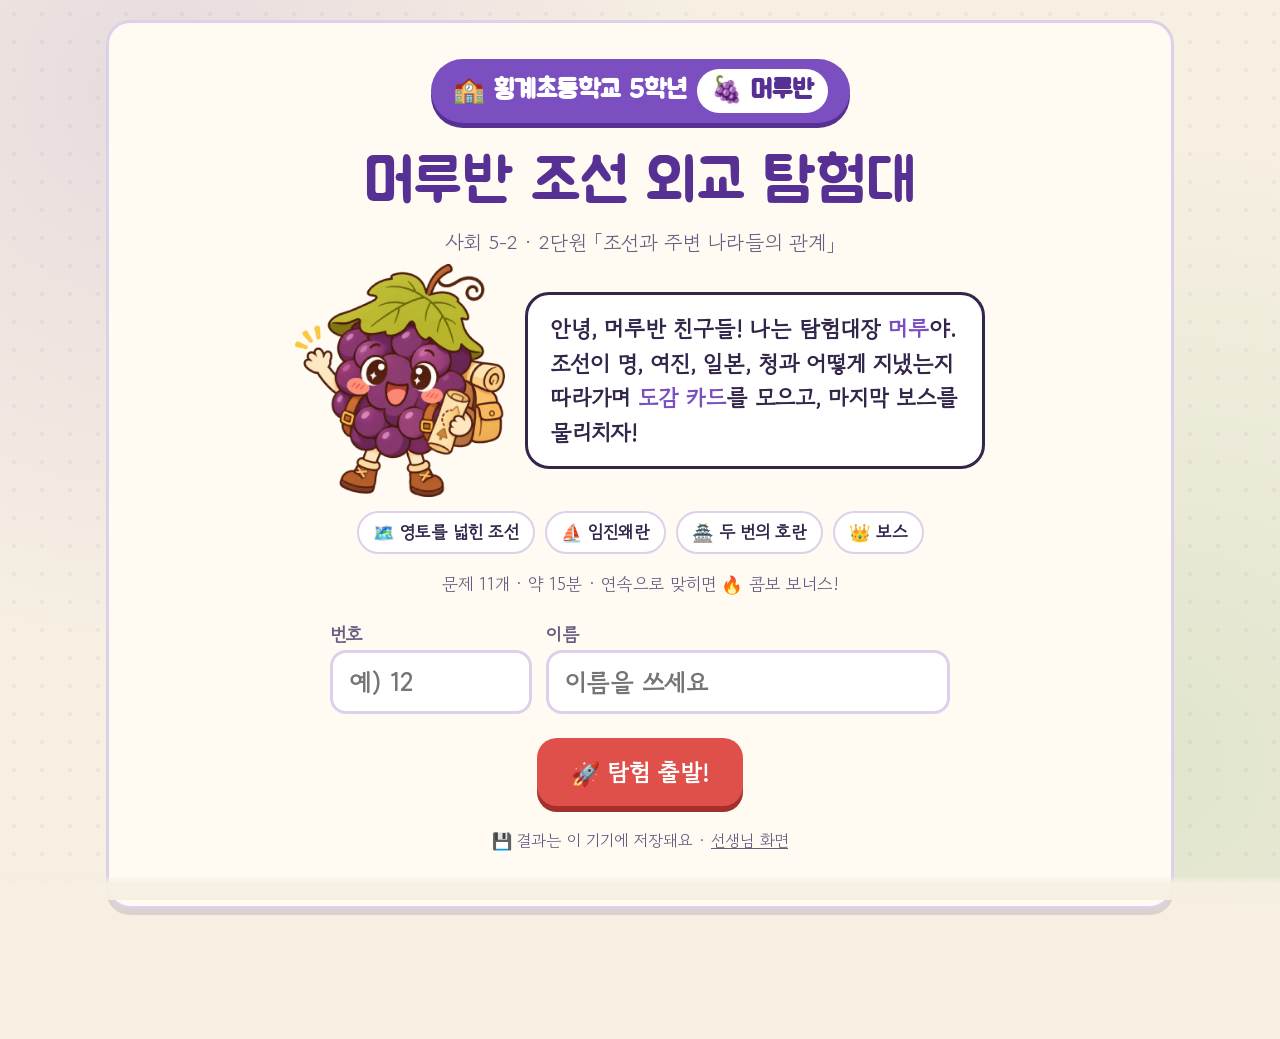
<file: index.html>
<!doctype html>
<html lang="ko">
<head>
<meta charset="utf-8">
<meta name="viewport" content="width=device-width, initial-scale=1">
<title>사회 탐험대</title>
<link rel="icon" href="assets/img/mascot.png">
<link rel="preconnect" href="https://fonts.googleapis.com">
<link rel="preconnect" href="https://fonts.gstatic.com" crossorigin>
<link href="https://fonts.googleapis.com/css2?family=Gowun+Dodum&family=Jua&display=swap" rel="stylesheet">
<link rel="stylesheet" href="css/style.css">
</head>
<body>
  <header id="top" class="hidden">
    <div class="topbar">
      <span class="brand"><img src="assets/img/mascot.png" alt="" onerror="this.remove()"><span><div class="t1"></div><div class="t2"></div></span></span>
      <span class="who" id="who"></span>
      <span class="spacer"></span>
      <span class="chip star" id="stars">★ 0</span>
      <span class="chip combo off" id="combo" title="연속 정답">🔥 0</span>
      <span class="chip rank" id="rank">새싹 탐험가</span>
      <button class="icon-btn" id="dexTop" title="유물 도감">📒</button>
      <button class="icon-btn" id="soundBtn" title="소리 켜기/끄기">🔊</button>
      <button class="icon-btn" id="homeBtn" title="처음 화면">🏠</button>
    </div>
    <div class="road" id="road"></div>
  </header>

  <main id="app"></main>
  <nav class="footer-nav" id="nav"></nav>

  <script src="js/data.js"></script>
  <script src="js/app.js"></script>
</body>
</html>
</file>
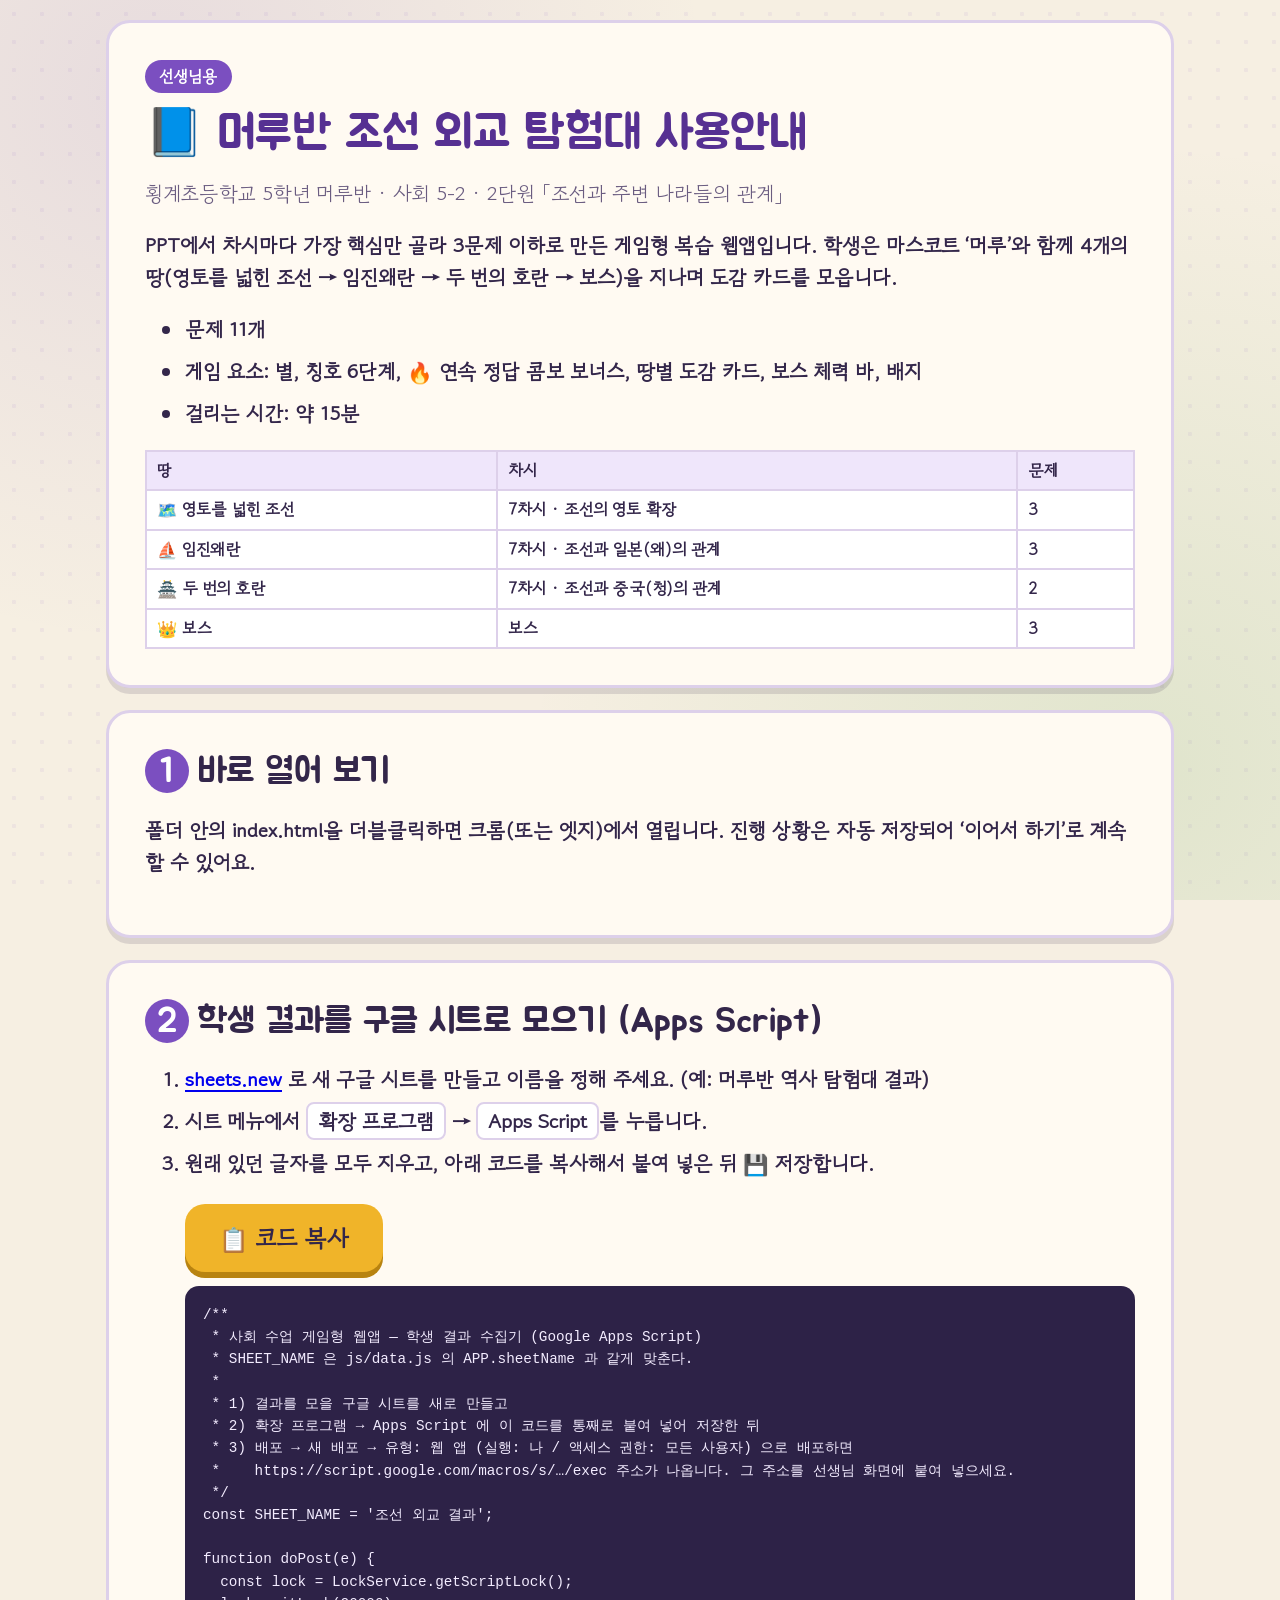
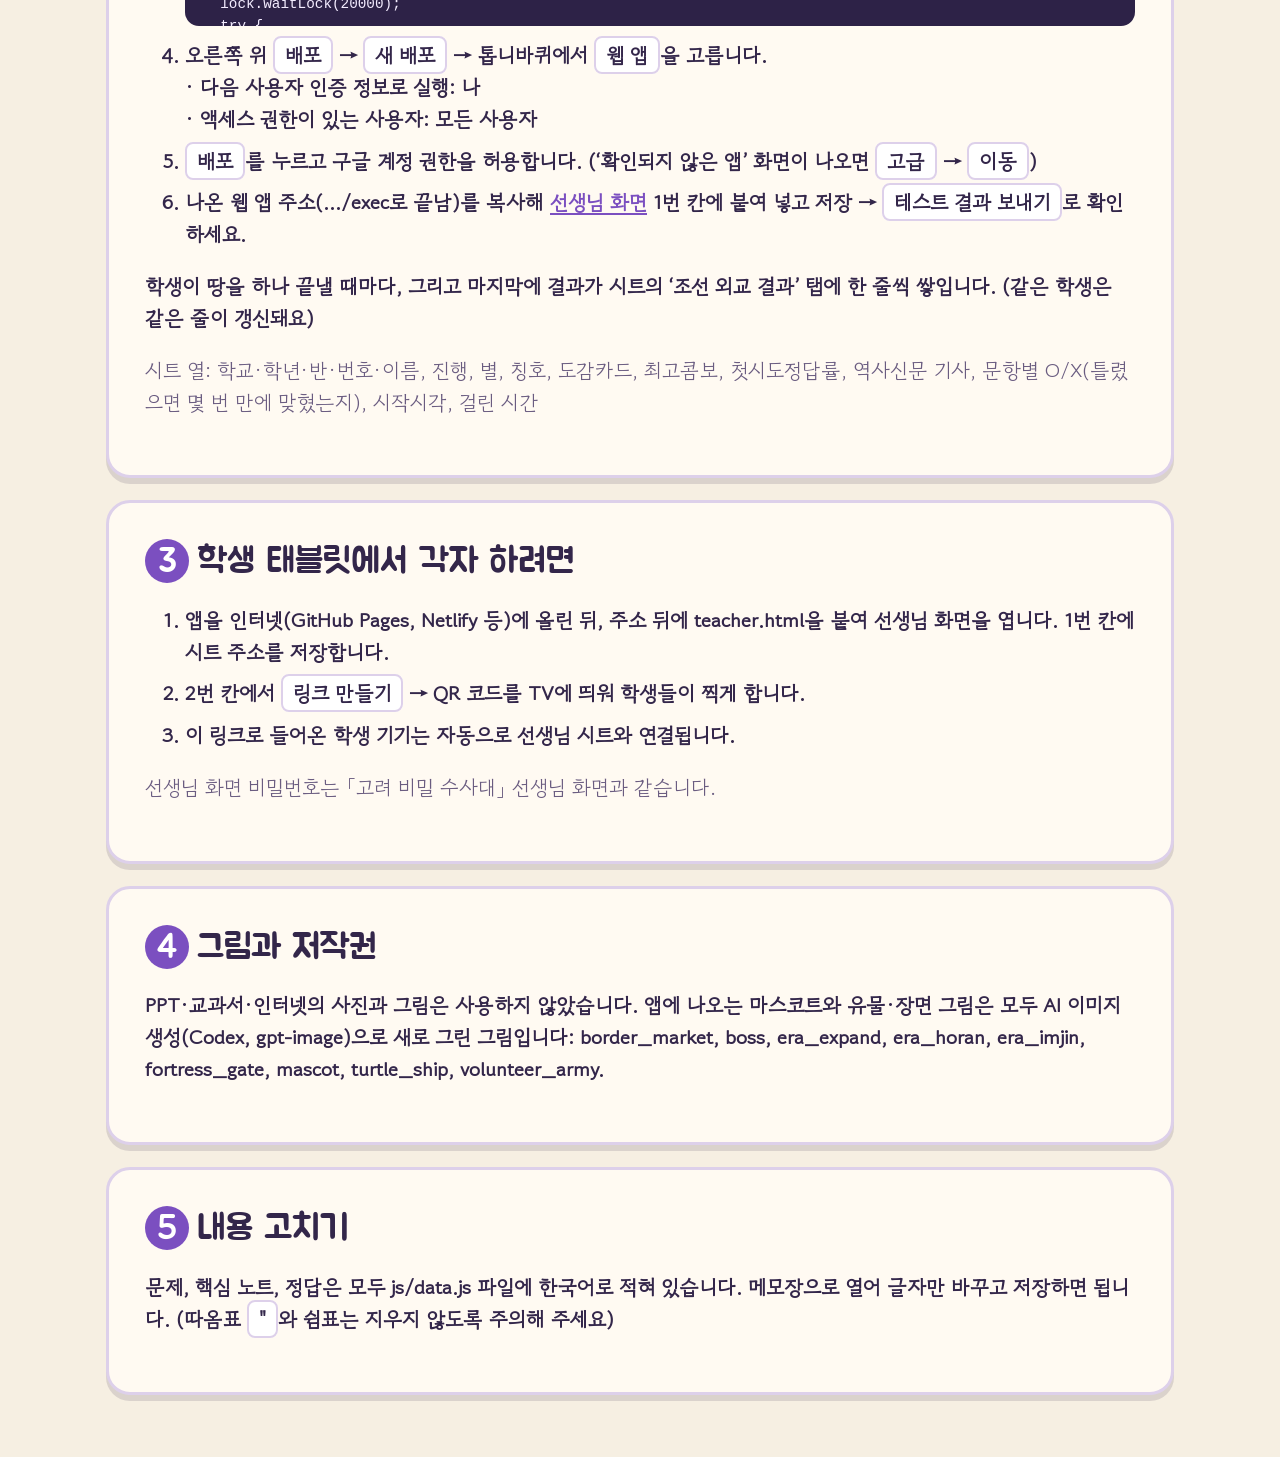
<file: 사용안내.html>
<!doctype html>
<html lang="ko">
<head>
<meta charset="utf-8">
<meta name="viewport" content="width=device-width, initial-scale=1">
<title>사용안내 · 머루반 조선 외교 탐험대</title>
<link href="https://fonts.googleapis.com/css2?family=Gowun+Dodum&family=Jua&display=swap" rel="stylesheet">
<link rel="stylesheet" href="css/style.css">
<style>
  main { padding-bottom: 40px; }
  section.card { margin-bottom: 22px; }
  ol li, ul li { margin-bottom: 10px; }
  .step-no { display: inline-grid; place-items: center; width: 44px; height: 44px; border-radius: 50%; background: var(--main); color: #fff; font-family: var(--font-title); margin-right: 8px; }
  pre { background: #2d2247; color: #f3ecff; padding: 18px; border-radius: 14px; overflow: auto; font-size: .7em; max-height: 340px; font-weight: 400; }
  kbd { padding: 2px 10px; border-radius: 8px; background: #fff; border: 2px solid var(--line); font-family: inherit; }
  table { border-collapse: collapse; width: 100%; font-size: .8em; background: #fff; }
  th, td { border: 2px solid var(--line); padding: 6px 10px; text-align: left; }
  th { background: var(--main-soft); }
</style>
</head>
<body>
<main>
  <div class="card" style="margin-bottom:22px">
    <span class="tag">선생님용</span>
    <h1>📘 머루반 조선 외교 탐험대 사용안내</h1>
    <p class="muted" style="margin-top:-10px">횡계초등학교 5학년 머루반 · 사회 5-2 · 2단원 「조선과 주변 나라들의 관계」</p>
    <p>PPT에서 차시마다 <b>가장 핵심만 골라 3문제 이하</b>로 만든 게임형 복습 웹앱입니다. 학생은 마스코트 ‘머루’와 함께 4개의 땅(영토를 넓힌 조선 → 임진왜란 → 두 번의 호란 → 보스)을 지나며 도감 카드를 모읍니다.</p>
    <ul>
      <li>문제 11개</li>
      <li>게임 요소: 별, 칭호 6단계, 🔥 연속 정답 콤보 보너스, 땅별 도감 카드, 보스 체력 바, 배지</li>
      <li>걸리는 시간: 약 15분</li>
    </ul>
    <table>
      <tr><th>땅</th><th>차시</th><th>문제</th></tr>
      <tr><td>🗺️ 영토를 넓힌 조선</td><td>7차시 · 조선의 영토 확장</td><td>3</td></tr>
      <tr><td>⛵ 임진왜란</td><td>7차시 · 조선과 일본(왜)의 관계</td><td>3</td></tr>
      <tr><td>🏯 두 번의 호란</td><td>7차시 · 조선과 중국(청)의 관계</td><td>2</td></tr>
      <tr><td>👑 보스</td><td>보스</td><td>3</td></tr>
    </table>
  </div>

  <section class="card">
    <h2><span class="step-no">1</span>바로 열어 보기</h2>
    <p>폴더 안의 <b>index.html</b>을 더블클릭하면 크롬(또는 엣지)에서 열립니다. 진행 상황은 자동 저장되어 ‘이어서 하기’로 계속할 수 있어요.</p>
  </section>

  <section class="card">
    <h2><span class="step-no">2</span>학생 결과를 구글 시트로 모으기 (Apps Script)</h2>
    <ol>
      <li><a href="https://sheets.new" target="_blank" rel="noopener">sheets.new</a> 로 새 구글 시트를 만들고 이름을 정해 주세요. (예: 머루반 역사 탐험대 결과)</li>
      <li>시트 메뉴에서 <kbd>확장 프로그램</kbd> → <kbd>Apps Script</kbd>를 누릅니다.</li>
      <li>원래 있던 글자를 모두 지우고, 아래 코드를 <b>복사</b>해서 붙여 넣은 뒤 💾 저장합니다.
        <div class="btn-row" style="justify-content:flex-start"><button class="btn gold" id="copyCode">📋 코드 복사</button></div>
        <pre id="code"></pre>
      </li>
      <li>오른쪽 위 <kbd>배포</kbd> → <kbd>새 배포</kbd> → 톱니바퀴에서 <kbd>웹 앱</kbd>을 고릅니다.<br>
        · 다음 사용자 인증 정보로 실행: <b>나</b><br>· 액세스 권한이 있는 사용자: <b>모든 사용자</b></li>
      <li><kbd>배포</kbd>를 누르고 구글 계정 권한을 허용합니다. (‘확인되지 않은 앱’ 화면이 나오면 <kbd>고급</kbd> → <kbd>이동</kbd>)</li>
      <li>나온 <b>웹 앱 주소</b>(…/exec로 끝남)를 복사해 <a href="teacher.html" style="color:var(--main)">선생님 화면</a> 1번 칸에 붙여 넣고 저장 → <kbd>테스트 결과 보내기</kbd>로 확인하세요.</li>
    </ol>
    <p>학생이 땅을 하나 끝낼 때마다, 그리고 마지막에 결과가 시트의 <b>‘조선 외교 결과’</b> 탭에 한 줄씩 쌓입니다. (같은 학생은 같은 줄이 갱신돼요)</p>
    <p class="muted">시트 열: 학교·학년·반·번호·이름, 진행, 별, 칭호, 도감카드, 최고콤보, 첫시도정답률, 역사신문 기사, 문항별 O/X(틀렸으면 몇 번 만에 맞혔는지), 시작시각, 걸린 시간</p>
  </section>

  <section class="card">
    <h2><span class="step-no">3</span>학생 태블릿에서 각자 하려면</h2>
    <ol>
      <li>앱을 인터넷(GitHub Pages, Netlify 등)에 올린 뒤, 주소 뒤에 <b>teacher.html</b>을 붙여 선생님 화면을 엽니다. 1번 칸에 시트 주소를 저장합니다.</li>
      <li>2번 칸에서 <kbd>링크 만들기</kbd> → QR 코드를 TV에 띄워 학생들이 찍게 합니다.</li>
      <li>이 링크로 들어온 학생 기기는 자동으로 선생님 시트와 연결됩니다.</li>
    </ol>
    <p class="muted">선생님 화면 비밀번호는 「고려 비밀 수사대」 선생님 화면과 같습니다.</p>
  </section>

  <section class="card">
    <h2><span class="step-no">4</span>그림과 저작권</h2>
    <p>PPT·교과서·인터넷의 사진과 그림은 사용하지 않았습니다. 앱에 나오는 마스코트와 유물·장면 그림은 모두 AI 이미지 생성(Codex, gpt-image)으로 <b>새로 그린 그림</b>입니다: border_market, boss, era_expand, era_horan, era_imjin, fortress_gate, mascot, turtle_ship, volunteer_army.</p>
  </section>

  <section class="card">
    <h2><span class="step-no">5</span>내용 고치기</h2>
    <p>문제, 핵심 노트, 정답은 모두 <b>js/data.js</b> 파일에 한국어로 적혀 있습니다. 메모장으로 열어 글자만 바꾸고 저장하면 됩니다.
      (따옴표 <kbd>"</kbd>와 쉼표는 지우지 않도록 주의해 주세요)</p>
  </section>
</main>
<script>
document.getElementById("code").textContent = "/**\n * 사회 수업 게임형 웹앱 — 학생 결과 수집기 (Google Apps Script)\n * SHEET_NAME 은 js/data.js 의 APP.sheetName 과 같게 맞춘다.\n *\n * 1) 결과를 모을 구글 시트를 새로 만들고\n * 2) 확장 프로그램 → Apps Script 에 이 코드를 통째로 붙여 넣어 저장한 뒤\n * 3) 배포 → 새 배포 → 유형: 웹 앱 (실행: 나 / 액세스 권한: 모든 사용자) 으로 배포하면\n *    https://script.google.com/macros/s/…/exec 주소가 나옵니다. 그 주소를 선생님 화면에 붙여 넣으세요.\n */\nconst SHEET_NAME = '조선 외교 결과';\n\nfunction doPost(e) {\n  const lock = LockService.getScriptLock();\n  lock.waitLock(20000);\n  try {\n    const data = JSON.parse(e.postData.contents);\n    const ss = SpreadsheetApp.getActiveSpreadsheet();\n    const sh = ss.getSheetByName(SHEET_NAME) || ss.insertSheet(SHEET_NAME);\n\n    // 열 제목 준비 (처음 보는 항목은 오른쪽에 새 열로 추가)\n    const headers = sh.getLastColumn() ? sh.getRange(1, 1, 1, sh.getLastColumn()).getValues()[0].filter(String) : [];\n    ['마지막 저장'].concat(Object.keys(data)).forEach(function (k) {\n      if (headers.indexOf(k) < 0) headers.push(k);\n    });\n    sh.getRange(1, 1, 1, headers.length).setValues([headers]).setFontWeight('bold').setBackground('#efe6fb');\n    sh.setFrozenRows(1);\n\n    // 같은 학생(같은 기기ID)이면 그 줄을 고쳐 쓰고, 처음이면 새 줄\n    const idCol = headers.indexOf('기기ID') + 1;\n    let row = 0;\n    if (idCol && sh.getLastRow() > 1) {\n      const ids = sh.getRange(2, idCol, sh.getLastRow() - 1, 1).getValues().map(function (r) { return r[0]; });\n      const i = ids.indexOf(data['기기ID']);\n      if (i >= 0) row = i + 2;\n    }\n    if (!row) row = sh.getLastRow() + 1;\n\n    data['마지막 저장'] = new Date();\n    const values = headers.map(function (h) { return clean(data[h]); });\n    sh.getRange(row, 1, 1, headers.length).setValues([values]);\n    return ContentService.createTextOutput('ok');\n  } finally {\n    lock.releaseLock();\n  }\n}\n\n// 주소를 브라우저에서 직접 열면 작동 확인 문구가 보입니다\nfunction doGet() {\n  return ContentService.createTextOutput('결과 수집기가 잘 작동하고 있어요.');\n}\n\n// 학생이 쓴 글이 수식(=, +, -, @)으로 시작하면 글자로 저장\nfunction clean(v) {\n  if (v === undefined || v === null) return '';\n  if (typeof v === 'string' && /^[=+\\-@]/.test(v)) return \"'\" + v;\n  return v;\n}\n";
document.getElementById("copyCode").onclick = () => {
  const t = document.getElementById("code").textContent;
  (navigator.clipboard ? navigator.clipboard.writeText(t) : Promise.reject()).then(() => alert("코드를 복사했어요! Apps Script에 붙여 넣으세요."), () => alert("코드 상자를 길게 눌러 전체 선택 후 복사해 주세요."));
};
</script>
</body>
</html>
</file>
<file: css/style.css>
/* 머루반 역사 탐험대 — 머루(산포도) 보라 + 잎사귀 초록 + 따뜻한 종이색 */
:root {
  --ink: #33264a;
  --ink-soft: #6a5c80;
  --paper: #fffaf2;
  --paper-deep: #f3ead9;
  --line: #ddd0ea;
  --main: #7b4fc0;
  --main-deep: #563092;
  --main-soft: #efe6fb;
  --leaf: #5aa549;
  --leaf-deep: #3d7a30;
  --leaf-soft: #e3f3dc;
  --gold: #f0b429;
  --gold-soft: #fff1c9;
  --red: #e0504a;
  --red-soft: #fde3e1;
  --ok: #2e9b5a;
  --ok-soft: #dff5e7;
  --bad: #d64545;
  --bad-soft: #fde2e2;
  --shadow: 0 6px 0 rgba(51, 38, 74, .14);
  --radius: 24px;
  --font-title: "Jua", "Gowun Dodum", "Malgun Gothic", sans-serif;
  --font-body: "Gowun Dodum", "Malgun Gothic", "Apple SD Gothic Neo", sans-serif;
}

* { box-sizing: border-box; -webkit-tap-highlight-color: transparent; }
html, body { margin: 0; min-height: 100%; }
body {
  font-family: var(--font-body);
  font-weight: 700;
  color: var(--ink);
  background-color: #f6efe2;
  background-image:
    radial-gradient(circle at 12% 10%, rgba(123, 79, 192, .12), transparent 40%),
    radial-gradient(circle at 90% 85%, rgba(90, 165, 73, .14), transparent 45%),
    radial-gradient(circle, rgba(123, 79, 192, .07) 2px, transparent 2.5px);
  background-size: auto, auto, 28px 28px;
  background-attachment: fixed;
  font-size: clamp(18px, 1.6vw, 24px);
  line-height: 1.55;
  overflow-x: hidden;
}
img { max-width: 100%; display: block; }
button { font-family: inherit; font-weight: 700; color: inherit; cursor: pointer; }
.hidden { display: none !important; }

/* ---------- 상단 바 ---------- */
.topbar {
  position: sticky; top: 0; z-index: 20;
  display: flex; align-items: center; gap: 10px; flex-wrap: wrap;
  padding: 8px 16px;
  background: rgba(255, 250, 242, .95);
  border-bottom: 3px solid var(--line);
  backdrop-filter: blur(4px);
}
.brand { display: flex; align-items: center; gap: 8px; white-space: nowrap; }
.brand img { width: 44px; height: 44px; object-fit: contain; }
.brand .t1 { font-family: var(--font-title); font-size: 1.15em; color: var(--main-deep); line-height: 1.1; }
.brand .t2 { font-size: .62em; color: var(--ink-soft); line-height: 1.1; }
.who { font-size: .85em; color: var(--ink-soft); white-space: nowrap; }
.spacer { flex: 1; }
.chip {
  display: inline-flex; align-items: center; gap: 6px;
  padding: 6px 14px; border-radius: 999px;
  background: #fff; border: 2px solid var(--line);
  font-size: .9em; white-space: nowrap;
}
.chip.star { background: var(--gold-soft); border-color: var(--gold); }
.chip.rank { background: var(--main-soft); border-color: var(--main); color: var(--main-deep); }
.chip.combo { background: var(--red-soft); border-color: var(--red); color: var(--red); }
.chip.combo.off { opacity: .4; filter: grayscale(1); }
.icon-btn {
  min-width: 52px; height: 52px; border-radius: 16px;
  border: 2px solid var(--line); background: #fff; font-size: 1.15em;
  padding: 0 12px;
}
.icon-btn:active { transform: translateY(2px); }

/* 시대 진행 (도장) */
.road { display: flex; gap: 6px; align-items: center; padding: 8px 16px 10px; background: rgba(255, 250, 242, .95); overflow-x: auto; }
.road .stop {
  flex: 1 1 0; min-width: 92px; display: flex; align-items: center; justify-content: center; gap: 6px;
  padding: 6px 8px; border-radius: 999px; font-size: .7em; white-space: nowrap;
  background: #fff; border: 2px dashed var(--line); color: var(--ink-soft);
}
.road .stop.now { border: 2px solid var(--main); color: var(--main-deep); background: var(--main-soft); }
.road .stop.done { border: 2px solid var(--leaf); color: #fff; background: var(--leaf); }
.road .arrow { color: var(--line); font-size: .7em; }

/* ---------- 본문 ---------- */
main { max-width: 1100px; margin: 0 auto; padding: 20px 16px 130px; }
.card {
  background: var(--paper);
  border: 3px solid var(--line);
  border-radius: var(--radius);
  box-shadow: var(--shadow);
  padding: clamp(18px, 3vw, 36px);
  animation: pop .35s ease-out;
}
@keyframes pop { from { opacity: 0; transform: translateY(14px) scale(.98); } to { opacity: 1; transform: none; } }

h1, h2, h3 { font-family: var(--font-title); font-weight: 400; margin: 0 0 .5em; line-height: 1.3; }
h1 { font-size: 2.3em; color: var(--main-deep); }
h2 { font-size: 1.7em; }
h3 { font-size: 1.3em; }
.q-title { font-size: 1.45em; font-family: var(--font-title); font-weight: 400; margin-bottom: .7em; }
.q-title b, .explain b, .notes b, .bubble b { color: var(--main); }
.tag {
  display: inline-block; padding: 4px 14px; border-radius: 999px;
  background: var(--main); color: #fff; font-size: .8em; margin-bottom: 10px;
}
.tag.green { background: var(--leaf); }
.tag.gold { background: var(--gold); color: var(--ink); }
.tag.red { background: var(--red); }
.muted { color: var(--ink-soft); font-weight: 400; }

/* 큰 버튼 */
.btn {
  display: inline-flex; align-items: center; justify-content: center; gap: 10px;
  min-height: 68px; padding: 12px 34px;
  border-radius: 20px; border: none;
  background: var(--main); color: #fff;
  font-size: 1.15em; box-shadow: 0 6px 0 var(--main-deep);
  transition: transform .08s, box-shadow .08s;
  text-decoration: none;
}
.btn:active { transform: translateY(5px); box-shadow: 0 1px 0 var(--main-deep); }
.btn.leaf { background: var(--leaf); box-shadow: 0 6px 0 var(--leaf-deep); }
.btn.gold { background: var(--gold); color: var(--ink); box-shadow: 0 6px 0 #b88310; }
.btn.red { background: var(--red); box-shadow: 0 6px 0 #a3302b; }
.btn.ghost { background: #fff; color: var(--ink); border: 3px solid var(--line); box-shadow: 0 6px 0 var(--line); }
.btn:disabled { opacity: .45; pointer-events: none; }
.btn-row { display: flex; gap: 14px; flex-wrap: wrap; justify-content: center; margin-top: 24px; }

/* 하단 고정 버튼 */
.footer-nav {
  position: fixed; left: 0; right: 0; bottom: 0; z-index: 15;
  display: flex; justify-content: space-between; align-items: center; gap: 12px;
  padding: 12px 16px calc(12px + env(safe-area-inset-bottom));
  background: linear-gradient(transparent, rgba(246, 239, 226, .96) 30%);
}
.footer-nav .btn { min-width: 170px; }

/* ---------- 시작 화면 ---------- */
.start { text-align: center; }
.school-badge {
  display: inline-flex; align-items: center; gap: 10px; flex-wrap: wrap; justify-content: center;
  padding: 10px 22px; border-radius: 999px; margin-bottom: 14px;
  background: var(--main); color: #fff; font-family: var(--font-title); font-size: 1.25em;
  box-shadow: 0 5px 0 var(--main-deep);
}
.school-badge .cls { background: #fff; color: var(--main-deep); padding: 2px 14px; border-radius: 999px; }
.start h1 { font-size: 3em; margin: 6px 0 4px; }
.start .hero { display: flex; align-items: center; justify-content: center; gap: 20px; flex-wrap: wrap; margin: 6px 0 14px; }
.start .hero img.mascot { width: 210px; animation: bob 2.4s ease-in-out infinite; }
@keyframes bob { 50% { transform: translateY(-10px); } }
.speech-start {
  max-width: 460px; text-align: left; background: #fff; border: 3px solid var(--ink); border-radius: 24px;
  padding: 16px 22px; font-size: 1.1em; position: relative;
}
.era-preview { display: flex; flex-wrap: wrap; gap: 10px; justify-content: center; margin: 10px 0 6px; }
.era-preview span { padding: 6px 14px; border-radius: 999px; background: #fff; border: 2px solid var(--line); font-size: .85em; }
.box-art { font-size: 110px; line-height: 1; filter: drop-shadow(0 6px 0 rgba(0,0,0,.12)); }
.form-grid { display: grid; grid-template-columns: 1fr 2fr; gap: 14px; max-width: 620px; margin: 20px auto 0; text-align: left; }
.form-grid label { font-size: .9em; color: var(--ink-soft); }
.field {
  width: 100%; min-height: 64px; padding: 10px 16px;
  font-size: 1.2em; font-family: inherit; font-weight: 700; color: var(--ink);
  border: 3px solid var(--line); border-radius: 16px; background: #fff;
}
.field:focus { outline: none; border-color: var(--main); }
textarea.field { min-height: 170px; resize: vertical; line-height: 1.6; }

/* ---------- 땅(시대) 표지 ---------- */
.cover { text-align: center; padding: 36px 20px; }
.cover .num { font-family: var(--font-title); font-size: 1.3em; color: var(--leaf-deep); }
.cover h1 { font-size: 3em; margin: 6px 0; }
.cover .goal {
  display: inline-block; margin-top: 18px; padding: 14px 26px;
  background: var(--gold-soft); border: 3px dashed var(--gold); border-radius: 18px;
}
.cover img { max-height: 300px; margin: 18px auto 0; animation: bob 2.6s ease-in-out infinite; }
.cover.boss { background: linear-gradient(#2d2247, #4a2f73); color: #fff; border-color: #6c4fa0; }
.cover.boss h1 { color: var(--gold); }
.cover.boss .num, .cover.boss .muted { color: #d9c9f5; }
.cover.boss .goal { color: var(--ink); }

/* ---------- 핵심 노트 ---------- */
.lesson { display: grid; grid-template-columns: 1fr auto; gap: 24px; align-items: center; }
.lesson .pic { width: clamp(150px, 24vw, 260px); }
.lesson .pic img { width: 100%; max-height: 280px; object-fit: contain; filter: drop-shadow(0 8px 0 rgba(0,0,0,.08)); }
.notes { list-style: none; padding: 0; margin: 10px 0 0; display: grid; gap: 12px; }
.notes li {
  display: flex; gap: 12px; align-items: flex-start;
  background: #fff; border: 3px solid var(--line); border-radius: 18px; padding: 12px 16px; font-size: 1.05em;
}
.notes li .n {
  flex: 0 0 auto; width: 40px; height: 40px; border-radius: 50%; display: grid; place-items: center;
  background: var(--leaf); color: #fff; font-family: var(--font-title);
}
.guide-line { display: flex; gap: 12px; align-items: center; margin-top: 16px; color: var(--ink-soft); font-size: .9em; }
.guide-line img { width: 56px; height: 56px; object-fit: contain; }

/* ---------- 문제 ---------- */
.q-head { display: flex; justify-content: space-between; align-items: center; flex-wrap: wrap; gap: 8px; }
.q-img { max-height: 34vh; max-width: 100%; margin: 0 auto 18px; object-fit: contain; filter: drop-shadow(0 6px 0 rgba(0,0,0,.08)); }
.choices { display: grid; grid-template-columns: repeat(auto-fit, minmax(260px, 1fr)); gap: 14px; }
.choice {
  display: flex; align-items: center; gap: 14px; text-align: left;
  min-height: 84px; padding: 14px 20px;
  background: #fff; border: 3px solid var(--line); border-radius: 18px;
  font-size: 1.1em; box-shadow: 0 5px 0 var(--line);
  transition: transform .08s;
}
.choice:active { transform: translateY(3px); }
.choice .no {
  flex: 0 0 auto; width: 46px; height: 46px; border-radius: 50%;
  display: grid; place-items: center; background: var(--main-soft); color: var(--main-deep);
  font-family: var(--font-title);
}
.choice.selected { border-color: var(--main); background: var(--main-soft); box-shadow: 0 5px 0 var(--main); }
.choice.right { border-color: var(--ok); background: var(--ok-soft); box-shadow: 0 5px 0 var(--ok); }
.choice.wrong { border-color: var(--bad); background: var(--bad-soft); box-shadow: 0 5px 0 var(--bad); animation: shake .4s; }
.choice.dim { opacity: .5; }
.choices.ox { grid-template-columns: 1fr 1fr; max-width: 640px; margin: 0 auto; }
.choices.ox .choice { justify-content: center; font-size: 2.2em; min-height: 140px; font-family: var(--font-title); }
.choices.ox .choice .no { display: none; }
@keyframes shake { 20%, 60% { transform: translateX(-8px); } 40%, 80% { transform: translateX(8px); } }
.chosung {
  display: inline-block; margin-top: 10px; padding: 6px 22px; border-radius: 16px;
  background: var(--ink); color: var(--gold); letter-spacing: .25em; font-size: 1.3em;
}

.explain {
  margin-top: 20px; padding: 18px 22px; border-radius: 18px;
  background: var(--ok-soft); border: 3px solid var(--ok); animation: pop .3s;
}
.explain.bad { background: var(--bad-soft); border-color: var(--bad); }
.explain.info { background: var(--gold-soft); border-color: var(--gold); }

/* ---------- 순서 맞추기 ---------- */
.order-slots { display: grid; gap: 10px; margin-bottom: 20px; }
.order-slot {
  display: flex; align-items: center; gap: 14px; min-height: 66px; padding: 8px 16px;
  border: 3px dashed var(--line); border-radius: 16px; background: rgba(255,255,255,.6);
}
.order-slot .no { width: 44px; height: 44px; border-radius: 50%; display: grid; place-items: center; background: var(--ink); color: #fff; font-family: var(--font-title); flex: 0 0 auto; }
.order-slot.filled { border-style: solid; border-color: var(--leaf); background: #fff; }

/* ---------- 분류 ---------- */
.sort-item { text-align: center; margin: 0 auto 20px; padding: 16px; max-width: 360px; background: #fff; border: 4px solid var(--main); border-radius: 22px; animation: pop .3s; }
.sort-item .emoji { font-size: 4.4em; line-height: 1.1; }
.sort-item .label { font-family: var(--font-title); font-size: 1.6em; }
.bins { display: grid; grid-template-columns: 1fr 1fr; gap: 16px; }
.bin {
  min-height: 130px; padding: 14px; border-radius: 20px; border: 3px solid var(--line);
  background: #fff; font-size: 1.3em; box-shadow: 0 6px 0 var(--line); font-family: var(--font-title); font-weight: 400;
}
.bin small { display: block; font-family: var(--font-body); font-weight: 400; color: var(--ink-soft); font-size: .65em; }
.bin .got { display: flex; flex-wrap: wrap; gap: 6px; justify-content: center; margin-top: 8px; }
.bin .got span { padding: 2px 10px; border-radius: 999px; background: var(--leaf-soft); font-size: .6em; font-family: var(--font-body); }
.bin.wrong { border-color: var(--bad); background: var(--bad-soft); animation: shake .4s; }

/* ---------- 보스 ---------- */
.boss-bar { display: flex; align-items: center; gap: 16px; padding: 12px 16px; margin-bottom: 16px; border-radius: 20px; background: #2d2247; color: #fff; }
.boss-bar img { width: 86px; height: 86px; object-fit: contain; }
.boss-bar .hp { flex: 1; }
.boss-bar .hp .bar { height: 24px; border-radius: 999px; background: #1a1430; border: 3px solid #fff; overflow: hidden; margin-top: 4px; }
.boss-bar .hp .bar > div { height: 100%; background: linear-gradient(90deg, var(--red), var(--gold)); transition: width .7s; }
.boss-bar.hit img { animation: hit .5s; }
@keyframes hit { 25% { transform: translateX(-10px) rotate(-8deg); filter: brightness(2); } 75% { transform: translateX(10px) rotate(8deg); } }

/* ---------- 도감 카드 ---------- */
.dex { display: grid; grid-template-columns: repeat(auto-fit, minmax(150px, 1fr)); gap: 14px; }
.dex-card {
  text-align: center; padding: 12px 10px 14px; border-radius: 20px; background: #fff;
  border: 4px solid var(--gold); box-shadow: 0 6px 0 #d49a14;
}
.dex-card img { width: 100%; height: 120px; object-fit: contain; }
.dex-card .nm { font-family: var(--font-title); font-size: 1em; margin-top: 6px; }
.dex-card.off { border-color: var(--line); box-shadow: 0 6px 0 var(--line); }
.dex-card.off img { filter: brightness(0) opacity(.15); }
.dex-card.off .nm { color: var(--ink-soft); }
.stamp-big { width: min(300px, 70vw); margin: 6px auto 14px; animation: stamp .7s cubic-bezier(.2, 1.6, .4, 1); }
.stamp-big .dex-card img { height: 200px; }
@keyframes stamp { from { transform: scale(2.2) rotate(-16deg); opacity: 0; } to { transform: none; opacity: 1; } }

/* ---------- 결과 ---------- */
.result-grid { display: grid; grid-template-columns: repeat(auto-fit, minmax(180px, 1fr)); gap: 14px; margin: 20px 0; }
.stat { background: #fff; border: 3px solid var(--line); border-radius: 18px; padding: 16px; text-align: center; }
.stat .big { font-family: var(--font-title); font-size: 2.2em; color: var(--main-deep); }
.badges { display: flex; flex-wrap: wrap; gap: 12px; justify-content: center; }
.badge { padding: 10px 18px; border-radius: 16px; background: var(--gold-soft); border: 3px solid var(--gold); }
.badge.off { opacity: .35; filter: grayscale(1); }
.send-state { margin-top: 14px; padding: 12px 18px; border-radius: 14px; background: var(--paper-deep); }
.certificate { border: 6px double var(--main); border-radius: 24px; padding: 18px; background: #fff; margin-top: 10px; }

/* ---------- 모달 / 효과 ---------- */
.modal-back { position: fixed; inset: 0; z-index: 50; background: rgba(40, 28, 60, .55); display: grid; place-items: center; padding: 16px; }
.modal { max-width: 820px; width: 100%; max-height: 90vh; overflow: auto; }
.float-coin { position: fixed; z-index: 60; font-family: var(--font-title); font-size: 2em; color: var(--gold); pointer-events: none; animation: rise 1s forwards; text-shadow: 0 2px 0 #fff, 0 0 6px #fff; }
@keyframes rise { to { transform: translateY(-80px); opacity: 0; } }
.confetti { position: fixed; top: -20px; z-index: 70; width: 12px; height: 18px; pointer-events: none; animation: fall linear forwards; }
@keyframes fall { to { transform: translateY(110vh) rotate(720deg); } }
.toast {
  position: fixed; left: 50%; top: 110px; transform: translateX(-50%); z-index: 80;
  background: var(--ink); color: #fff; padding: 14px 26px; border-radius: 999px; font-size: 1.05em;
  animation: pop .3s; white-space: nowrap;
}

/* ---------- 좁은 화면 ---------- */
@media (max-width: 760px) {
  .lesson { grid-template-columns: 1fr; }
  .lesson .pic { margin: 0 auto; width: 160px; }
  .brand .t1 { font-size: 1em; }
  .who { display: none; }
  h1, .start h1 { font-size: 2em; }
  .cover h1 { font-size: 2.1em; }
  .start .hero img.mascot { width: 140px; }
  .school-badge { font-size: 1em; }
  .footer-nav .btn { min-width: 120px; padding: 10px 18px; }
  .choices { grid-template-columns: 1fr; }
  .q-img { max-height: 22vh; }
  .chip.rank { display: none; }
  .toast { white-space: normal; width: 90vw; text-align: center; }
}

/* ---- 한양 4대문 게임 (gates) ---- */
.gate-map { position: relative; width: 100%; max-width: min(620px, 80vh); aspect-ratio: 1374 / 980; margin: 12px auto 0;
  border-radius: var(--radius); background: var(--leaf-soft); border: 3px solid var(--line); overflow: hidden; }
.gate-map .gate-bg { position: absolute; inset: 0; width: 100%; height: 100%; object-fit: contain; }
.gate-map .compass { position: absolute; top: 8px; right: 12px; background: #fff; border-radius: 12px; padding: 2px 10px; font-size: .8em; }
.gate-map .palace { position: absolute; left: 50%; top: 42%; transform: translate(-50%, -50%); background: rgba(255,255,255,.88);
  border-radius: 14px; padding: 4px 12px; font-size: .85em; }
.gate { position: absolute; opacity: .95; transform: translate(-50%, -50%); min-width: 120px; min-height: 72px; padding: 6px 10px;
  border-radius: 18px; border: 3px solid var(--main); background: #fff; color: var(--ink); font: inherit; font-size: .95em;
  box-shadow: var(--shadow); cursor: pointer; display: flex; flex-direction: column; align-items: center; gap: 2px; }
.gate b { font-size: .75em; color: var(--ink-soft); }
.gate .gn { font-family: var(--font-title); font-size: 1.25em; letter-spacing: 1px; }
.gate .slot { font-style: normal; display: inline-block; min-width: 1.2em; border-bottom: 3px dashed var(--red); color: var(--red); }
.gate .slot.on { border-bottom-color: transparent; color: var(--ok); }
.gate.n { left: 50%; top: 19%; } .gate.s { left: 50%; top: 84%; }
.gate.e { left: 83%; top: 53%; } .gate.w { left: 17%; top: 53%; }
.gate.right { border-color: var(--ok); background: var(--ok-soft); }
.gate.wrong { border-color: var(--bad); background: var(--bad-soft); animation: gshake .4s; }
@keyframes gshake { 0%,100% { transform: translate(-50%,-50%); } 25%,75% { transform: translate(calc(-50% - 8px),-50%); } 50% { transform: translate(calc(-50% + 8px),-50%); } }
.virtues { display: grid; grid-template-columns: repeat(4, 1fr); gap: 10px; }
.virtues .virtue { justify-content: center; font-family: var(--font-title); font-size: 1.6em; min-height: 72px; }
@media (max-width: 760px) {
  .gate { min-width: 96px; min-height: 64px; font-size: .85em; padding: 4px 6px; }
  .gate.e { left: 80%; } .gate.w { left: 20%; }
  .gate { min-width: 84px; min-height: 64px; }
  .gate b { display: none; }
}
</file>
